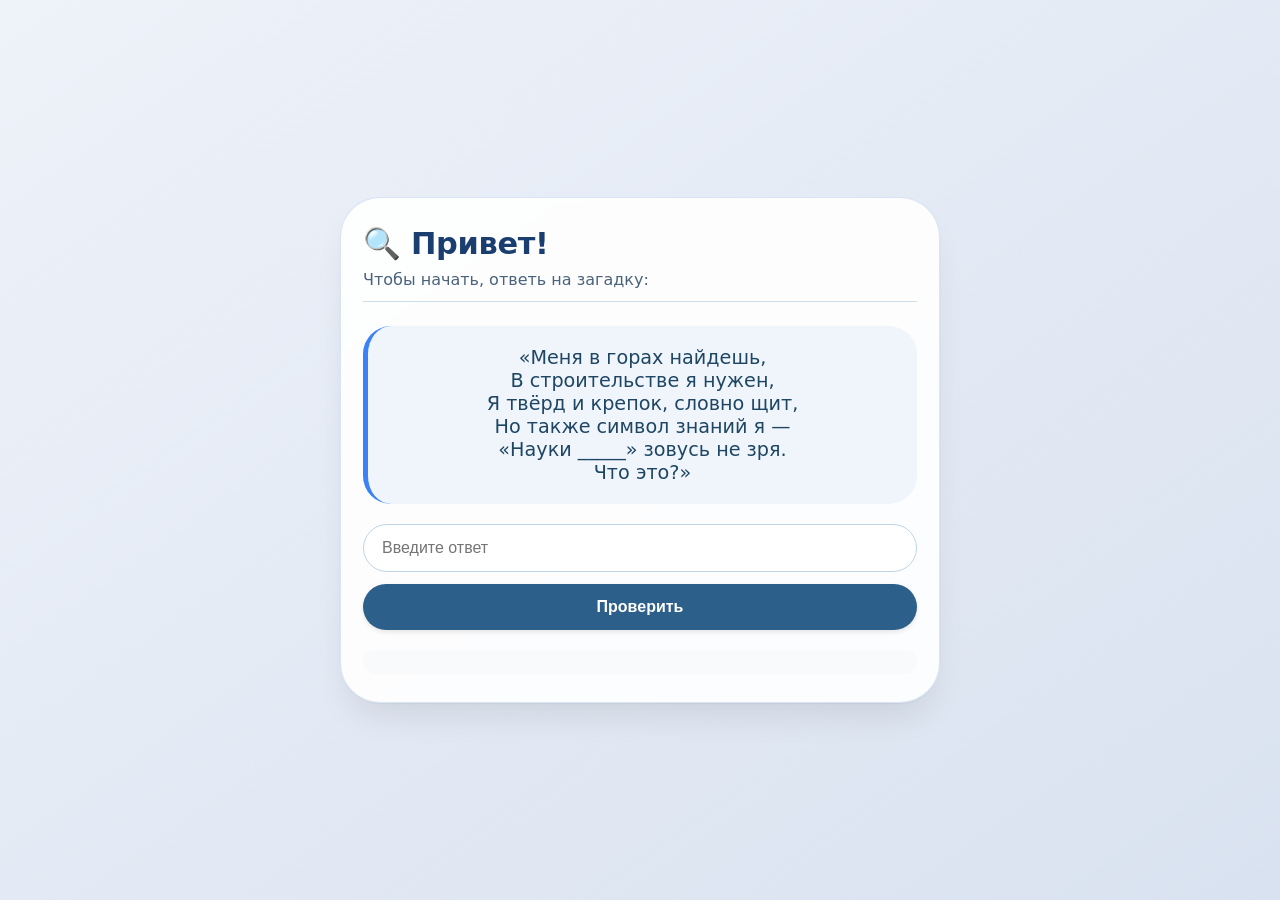
<file: index.html>
<!DOCTYPE html>
<html lang="ru">
<head>
    <meta charset="UTF-8">
    <meta name="viewport" content="width=device-width, initial-scale=1.0, maximum-scale=1.0, user-scalable=yes">
    <title>Квест | Этап 1</title>
    <link rel="stylesheet" href="style.css">
</head>
<body>
    <div class="container">
        <div class="card">
            <h1>🔍 Привет!</h1>
            <p class="subtitle">Чтобы начать, ответь на загадку:</p>
            <div class="riddle-text">
                <p>«Меня в горах найдешь,<br>В строительстве я нужен,<br>Я твёрд и крепок, словно щит,<br>Но также символ знаний я —<br>«Науки _____» зовусь не зря.<br>Что это?»</p>
            </div>
            <input type="text" id="answerInput" placeholder="Введите ответ" autocomplete="off">
            <button id="checkBtn">Проверить</button>
            <div id="message" class="message"></div>
        </div>
    </div>
    <script>
        const correctAnswer = "гранит";
        const checkBtn = document.getElementById('checkBtn');
        const answerInput = document.getElementById('answerInput');
        const messageDiv = document.getElementById('message');

        function checkAnswer() {
            const userAnswer = answerInput.value.trim().toLowerCase();
            if (userAnswer === correctAnswer) {
                messageDiv.innerHTML = '✅ Верно! Ищи QR‑код, в этом тебе поможет ответ на загадку. Сканируй – и переходи к следующему этапу.';
                messageDiv.style.color = '#2e7d32';
                checkBtn.disabled = true;
                answerInput.disabled = true;
                localStorage.setItem('level1_complete', 'true');
            } else {
                messageDiv.innerHTML = '❌ Не угадал. Попробуй ещё раз!';
                messageDiv.style.color = '#c62828';
                answerInput.value = '';
                answerInput.focus();
            }
        }

        checkBtn.addEventListener('click', checkAnswer);
        answerInput.addEventListener('keypress', function(e) {
            if (e.key === 'Enter') checkAnswer();
        });

        if (localStorage.getItem('level1_complete') === 'true') {
            messageDiv.innerHTML = '✅ Ты уже отгадал загадку. Ищи QR‑код с помощью ответа на загадку!';
            messageDiv.style.color = '#2e7d32';
            checkBtn.disabled = true;
            answerInput.disabled = true;
        }
    </script>
    <script src="admin.js"></script>
</body>
</html>
</file>
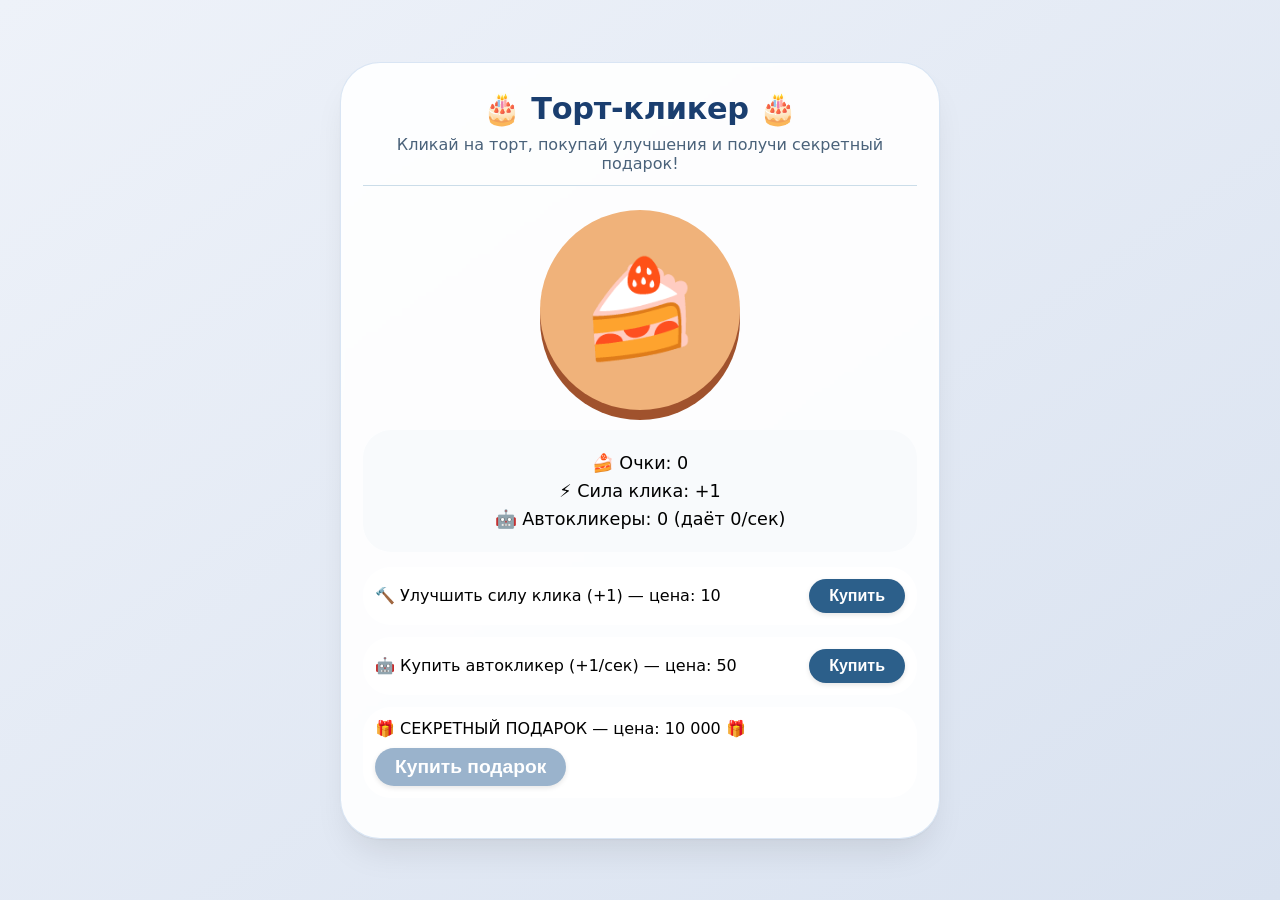
<file: clicker.html>
<!DOCTYPE html>
<html lang="ru">
<head>
    <meta charset="UTF-8">
    <meta name="viewport" content="width=device-width, initial-scale=1.0, maximum-scale=1.0, user-scalable=yes">
    <title>Третий этап | Кликер</title>
    <link rel="stylesheet" href="style.css">
    <style>
        /* дополнительные стили для кликера */
        .clicker-game {
            text-align: center;
        }
        .cake-button {
            background: #f0b27a;
            border: none;
            border-radius: 120px;
            width: 200px;
            height: 200px;
            font-size: 6rem;
            cursor: pointer;
            transition: transform 0.1s, box-shadow 0.1s;
            box-shadow: 0 10px 0 #a0522d;
            margin: 20px auto;
            display: block;
        }
        .cake-button:active {
            transform: translateY(4px);
            box-shadow: 0 6px 0 #a0522d;
        }
        .stats {
            background: #f8fafc;
            border-radius: 28px;
            padding: 15px;
            margin: 15px 0;
        }
        .stats p {
            font-size: 1.3rem;
            margin: 8px 0;
        }
        .upgrade {
            background: white;
            border-radius: 28px;
            padding: 12px;
            margin: 12px 0;
            display: flex;
            justify-content: space-between;
            align-items: center;
            flex-wrap: wrap;
            gap: 10px;
        }
        .upgrade button {
            width: auto;
            padding: 8px 20px;
            background: #2c5f8a;
            margin: 0;
        }
        .upgrade button:disabled {
            background: #9ab3cc;
        }
        .gift-button {
            background: linear-gradient(135deg, #ffd700, #ff8c00);
            font-size: 1.2rem;
            font-weight: bold;
        }
        .final-gift-message {
            background: #e8f1fa;
            border-radius: 32px;
            padding: 20px;
            margin-top: 20px;
            border: 2px solid gold;
        }
    </style>
</head>
<body>
<div class="container">
    <div class="card clicker-game">
        <h1>🎂 Торт-кликер 🎂</h1>
        <p class="subtitle">Кликай на торт, покупай улучшения и получи секретный подарок!</p>
        <button class="cake-button" id="cakeBtn">🍰</button>
        <div class="stats">
            <p>🍰 Очки: <span id="points">0</span></p>
            <p>⚡ Сила клика: +<span id="clickPower">1</span></p>
            <p>🤖 Автокликеры: <span id="autoCount">0</span> (даёт <span id="autoPerSec">0</span>/сек)</p>
        </div>

        <div class="upgrade">
            <span>🔨 Улучшить силу клика (+1) — цена: <span id="upgradeClickCost">10</span></span>
            <button id="buyClickUpgrade">Купить</button>
        </div>
        <div class="upgrade">
            <span>🤖 Купить автокликер (+1/сек) — цена: <span id="upgradeAutoCost">50</span></span>
            <button id="buyAutoUpgrade">Купить</button>
        </div>
        <div class="upgrade">
            <span>🎁 СЕКРЕТНЫЙ ПОДАРОК — цена: 10 000 🎁</span>
            <button id="buyGift" class="gift-button">Купить подарок</button>
        </div>

        <div id="giftMessage" style="display: none;" class="final-gift-message">
            <h2>🎉 С днём рождения! 🎉</h2>
            <p>У тебя золотые руки, и мой подарок подчёркивает это.</p>
            <p>🔑 <strong>Подарок за любой картиной в доме!</strong> 🔑</p>
        </div>
    </div>
</div>
<script>
    let points = parseInt(localStorage.getItem('clickerPoints')) || 0;
    let clickPower = parseInt(localStorage.getItem('clickPower')) || 1;
    let autoClickers = parseInt(localStorage.getItem('autoClickers')) || 0;
    let giftBought = localStorage.getItem('giftBought') === 'true';
    let clickUpgradeCount = parseInt(localStorage.getItem('clickUpgradeCount')) || 0;
    let autoUpgradeCount = parseInt(localStorage.getItem('autoUpgradeCount')) || 0;

    function getClickUpgradeCost() { return 10 + clickUpgradeCount * 5; }
    function getAutoUpgradeCost() { return 50 + autoUpgradeCount * 25; }

    const pointsSpan = document.getElementById('points');
    const clickPowerSpan = document.getElementById('clickPower');
    const autoCountSpan = document.getElementById('autoCount');
    const autoPerSecSpan = document.getElementById('autoPerSec');
    const upgradeClickCostSpan = document.getElementById('upgradeClickCost');
    const upgradeAutoCostSpan = document.getElementById('upgradeAutoCost');
    const cakeBtn = document.getElementById('cakeBtn');
    const buyClickBtn = document.getElementById('buyClickUpgrade');
    const buyAutoBtn = document.getElementById('buyAutoUpgrade');
    const buyGiftBtn = document.getElementById('buyGift');
    const giftMessageDiv = document.getElementById('giftMessage');

    function updateUI() {
        pointsSpan.innerText = points;
        clickPowerSpan.innerText = clickPower;
        autoCountSpan.innerText = autoClickers;
        autoPerSecSpan.innerText = autoClickers;
        upgradeClickCostSpan.innerText = getClickUpgradeCost();
        upgradeAutoCostSpan.innerText = getAutoUpgradeCost();
        if (giftBought) {
            buyGiftBtn.disabled = true;
            buyGiftBtn.innerText = 'Подарок уже куплен';
            giftMessageDiv.style.display = 'block';
        } else if (points >= 10000) {
            buyGiftBtn.disabled = false;
        } else {
            buyGiftBtn.disabled = true;
        }
        localStorage.setItem('clickerPoints', points);
        localStorage.setItem('clickPower', clickPower);
        localStorage.setItem('autoClickers', autoClickers);
        localStorage.setItem('clickUpgradeCount', clickUpgradeCount);
        localStorage.setItem('autoUpgradeCount', autoUpgradeCount);
        localStorage.setItem('giftBought', giftBought);
    }

    function addPoints(amount) {
        points += amount;
        updateUI();
    }

    cakeBtn.addEventListener('click', () => {
        addPoints(clickPower);
        cakeBtn.style.transform = 'scale(0.95)';
        setTimeout(() => cakeBtn.style.transform = '', 100);
    });

    buyClickBtn.addEventListener('click', () => {
        let cost = getClickUpgradeCost();
        if (points >= cost) {
            points -= cost;
            clickPower++;
            clickUpgradeCount++;
            updateUI();
        } else alert('Не хватает очков!');
    });

    buyAutoBtn.addEventListener('click', () => {
        let cost = getAutoUpgradeCost();
        if (points >= cost) {
            points -= cost;
            autoClickers++;
            autoUpgradeCount++;
            updateUI();
        } else alert('Не хватает очков!');
    });

    buyGiftBtn.addEventListener('click', () => {
        if (points >= 10000 && !giftBought) {
            points -= 10000;
            giftBought = true;
            updateUI();
            alert('🎁 Ты открыл секретный подарок! Смотри ниже 🎁');
        } else alert('Нужно 10 000 очков или подарок уже куплен');
    });

    setInterval(() => {
        if (autoClickers > 0) {
            points += autoClickers;
            updateUI();
        }
    }, 1000);

    updateUI();
</script>
<script src="admin.js"></script>
</body>
</html>
</file>
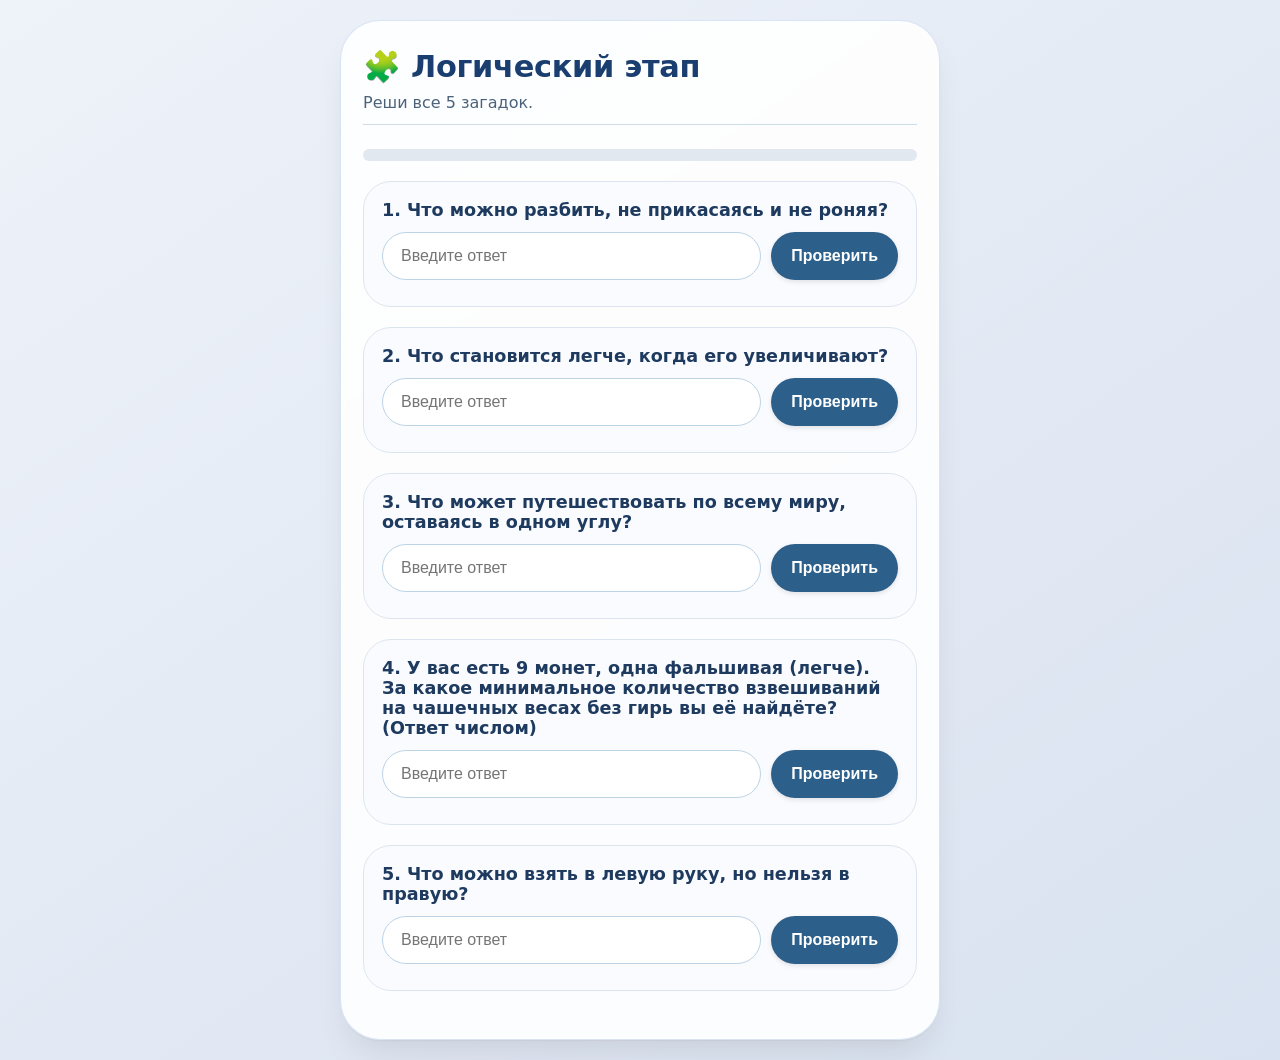
<file: level2.html>
<!DOCTYPE html>
<html lang="ru">
<head>
    <meta charset="UTF-8">
    <meta name="viewport" content="width=device-width, initial-scale=1.0, maximum-scale=1.0, user-scalable=yes">
    <title>Квест | Этап 2</title>
    <link rel="stylesheet" href="style.css">
</head>
<body>
    <div class="container">
        <div class="card">
            <h1>🧩 Логический этап</h1>
            <p class="subtitle">Реши все 5 загадок.</p>
            <div class="progress-container">
                <div class="progress-bar" id="progressBar" style="width: 0%;"></div>
            </div>
            <div id="riddlesContainer" class="riddles-container"></div>
            <div id="finalMessage" class="final-message" style="display: none;">
                <h2>🎉 Ты справился с загадками!</h2>
                <p>Финальная подсказка в канале <strong>Макс (Max)</strong>:</p>
                <a href="#" id="messengerLink" target="_blank" rel="noopener noreferrer">Перейти в канал →</a>
                <p class="prize"><br></p>
            </div>
        </div>
    </div>
    <script src="script.js"></script>
    <script src="admin.js"></script>
</body>
</html>
</file>
<file: style.css>
* {
    margin: 0;
    padding: 0;
    box-sizing: border-box;
}

body {
    font-family: system-ui, -apple-system, 'Segoe UI', Roboto, 'Helvetica Neue', sans-serif;
    background: linear-gradient(145deg, #eef2f9 0%, #d9e2f0 100%);
    min-height: 100vh;
    display: flex;
    align-items: center;
    justify-content: center;
    padding: 20px;
}

.container {
    width: 100%;
    max-width: 600px;
    margin: 0 auto;
}

.card {
    background: rgba(255, 255, 255, 0.9);
    backdrop-filter: blur(2px);
    border-radius: 40px;
    padding: 28px 22px;
    box-shadow: 0 20px 35px -10px rgba(0, 0, 0, 0.1), 0 1px 2px rgba(0,0,0,0.05);
    transition: all 0.2s ease;
    border: 1px solid rgba(70, 130, 200, 0.2);
}

h1 {
    font-size: 1.9rem;
    font-weight: 600;
    color: #1a3e6f;
    margin-bottom: 8px;
    letter-spacing: -0.3px;
}

.subtitle {
    color: #4a627a;
    border-bottom: 1px solid #cbdde9;
    padding-bottom: 12px;
    margin-bottom: 24px;
    font-size: 1rem;
}

.riddle-text {
    background: #f0f5fc;
    padding: 20px 16px;
    border-radius: 28px;
    margin: 20px 0;
    font-size: 1.2rem;
    font-weight: 500;
    color: #1e4663;
    text-align: center;
    border-left: 5px solid #3b82f6;
}

input, button {
    width: 100%;
    padding: 14px 18px;
    font-size: 1rem;
    border-radius: 60px;
    border: 1px solid #bdd4e7;
    outline: none;
    transition: 0.2s;
}

input {
    background: white;
    margin-bottom: 12px;
}

input:focus {
    border-color: #3b82f6;
    box-shadow: 0 0 0 3px rgba(59,130,246,0.2);
}

button {
    background: #2c5f8a;
    color: white;
    font-weight: 600;
    border: none;
    cursor: pointer;
    box-shadow: 0 2px 5px rgba(0,0,0,0.1);
}

button:hover {
    background: #1f4a6e;
    transform: scale(0.98);
}

button:disabled {
    background: #9ab3cc;
    cursor: not-allowed;
}

.message {
    margin-top: 20px;
    text-align: center;
    font-weight: 500;
    padding: 12px;
    border-radius: 28px;
    background: #f8fafc;
}

.riddles-container {
    margin: 20px 0;
}

.riddle-card {
    background: #f9fbfe;
    border-radius: 28px;
    padding: 18px;
    margin-bottom: 20px;
    border: 1px solid #dce5ef;
    transition: 0.15s;
}

.riddle-card.solved {
    opacity: 0.7;
    background: #e9f3e6;
    border-left: 6px solid #2e7d32;
}

.riddle-question {
    font-weight: 600;
    font-size: 1.1rem;
    margin-bottom: 12px;
    color: #1e3a5f;
}

.answer-area {
    display: flex;
    gap: 10px;
    margin-top: 12px;
}

.answer-area input {
    flex: 1;
    margin-bottom: 0;
}

.answer-area button {
    flex: 0 0 auto;
    width: auto;
    padding: 0 20px;
}

.solved-mark {
    display: inline-block;
    background: #2e7d32;
    color: white;
    border-radius: 60px;
    padding: 5px 12px;
    font-size: 0.75rem;
    font-weight: bold;
    margin-top: 8px;
}

.wrong-message {
    color: #c62828;
    font-size: 0.8rem;
    margin-top: 8px;
}

.progress-container {
    background: #e2e8f0;
    border-radius: 40px;
    height: 12px;
    margin: 20px 0;
    overflow: hidden;
}

.progress-bar {
    background: #2c5f8a;
    width: 0%;
    height: 100%;
    border-radius: 40px;
    transition: width 0.3s ease;
}

.final-message {
    background: #e8f1fa;
    border-radius: 32px;
    padding: 20px;
    text-align: center;
    margin-top: 25px;
    border: 1px solid #bdd9f0;
}

.final-message a {
    display: inline-block;
    background: #1a73e8;
    color: white;
    padding: 12px 25px;
    border-radius: 60px;
    text-decoration: none;
    font-weight: bold;
    margin: 15px 0;
    transition: 0.2s;
}

.final-message a:hover {
    background: #0d5bbf;
}

.prize {
    margin-top: 15px;
    font-size: 0.95rem;
    color: #1f4a2c;
    font-weight: 500;
}

@media (max-width: 480px) {
    .card {
        padding: 20px 16px;
    }
    h1 {
        font-size: 1.6rem;
    }
    .answer-area {
        flex-direction: column;
        gap: 8px;
    }
    .answer-area button {
        width: 100%;
        justify-content: center;
    }
}
/* Стили для кликера (третий этап) */
.clicker-game .stats {
    background: #f8fafc;
    border-radius: 28px;
    padding: 15px;
    margin: 15px 0;
}
.clicker-game .stats p {
    margin: 8px 0;
    font-size: 1.1rem;
}
.cake-button {
    background: #f0b27a;
    border: none;
    border-radius: 120px;
    width: 180px;
    height: 180px;
    font-size: 5rem;
    cursor: pointer;
    transition: transform 0.1s, box-shadow 0.1s;
    box-shadow: 0 10px 0 #a0522d;
    margin: 20px auto;
    display: block;
}
.cake-button:active {
    transform: translateY(4px);
    box-shadow: 0 6px 0 #a0522d;
}
.upgrade {
    background: white;
    border-radius: 28px;
    padding: 12px;
    margin: 12px 0;
    display: flex;
    justify-content: space-between;
    align-items: center;
    flex-wrap: wrap;
    gap: 10px;
}
.upgrade button {
    width: auto;
    padding: 8px 20px;
    background: #2c5f8a;
}
.upgrade button:disabled {
    background: #9ab3cc;
}
.gift-button {
    background: linear-gradient(135deg, #ffd700, #ff8c00);
    font-weight: bold;
}
.final-gift-message {
    background: #e8f1fa;
    border-radius: 32px;
    padding: 20px;
    margin-top: 20px;
    border: 2px solid gold;
}
@media (max-width: 480px) {
    .cake-button {
        width: 140px;
        height: 140px;
        font-size: 4rem;
    }
}
</file>
